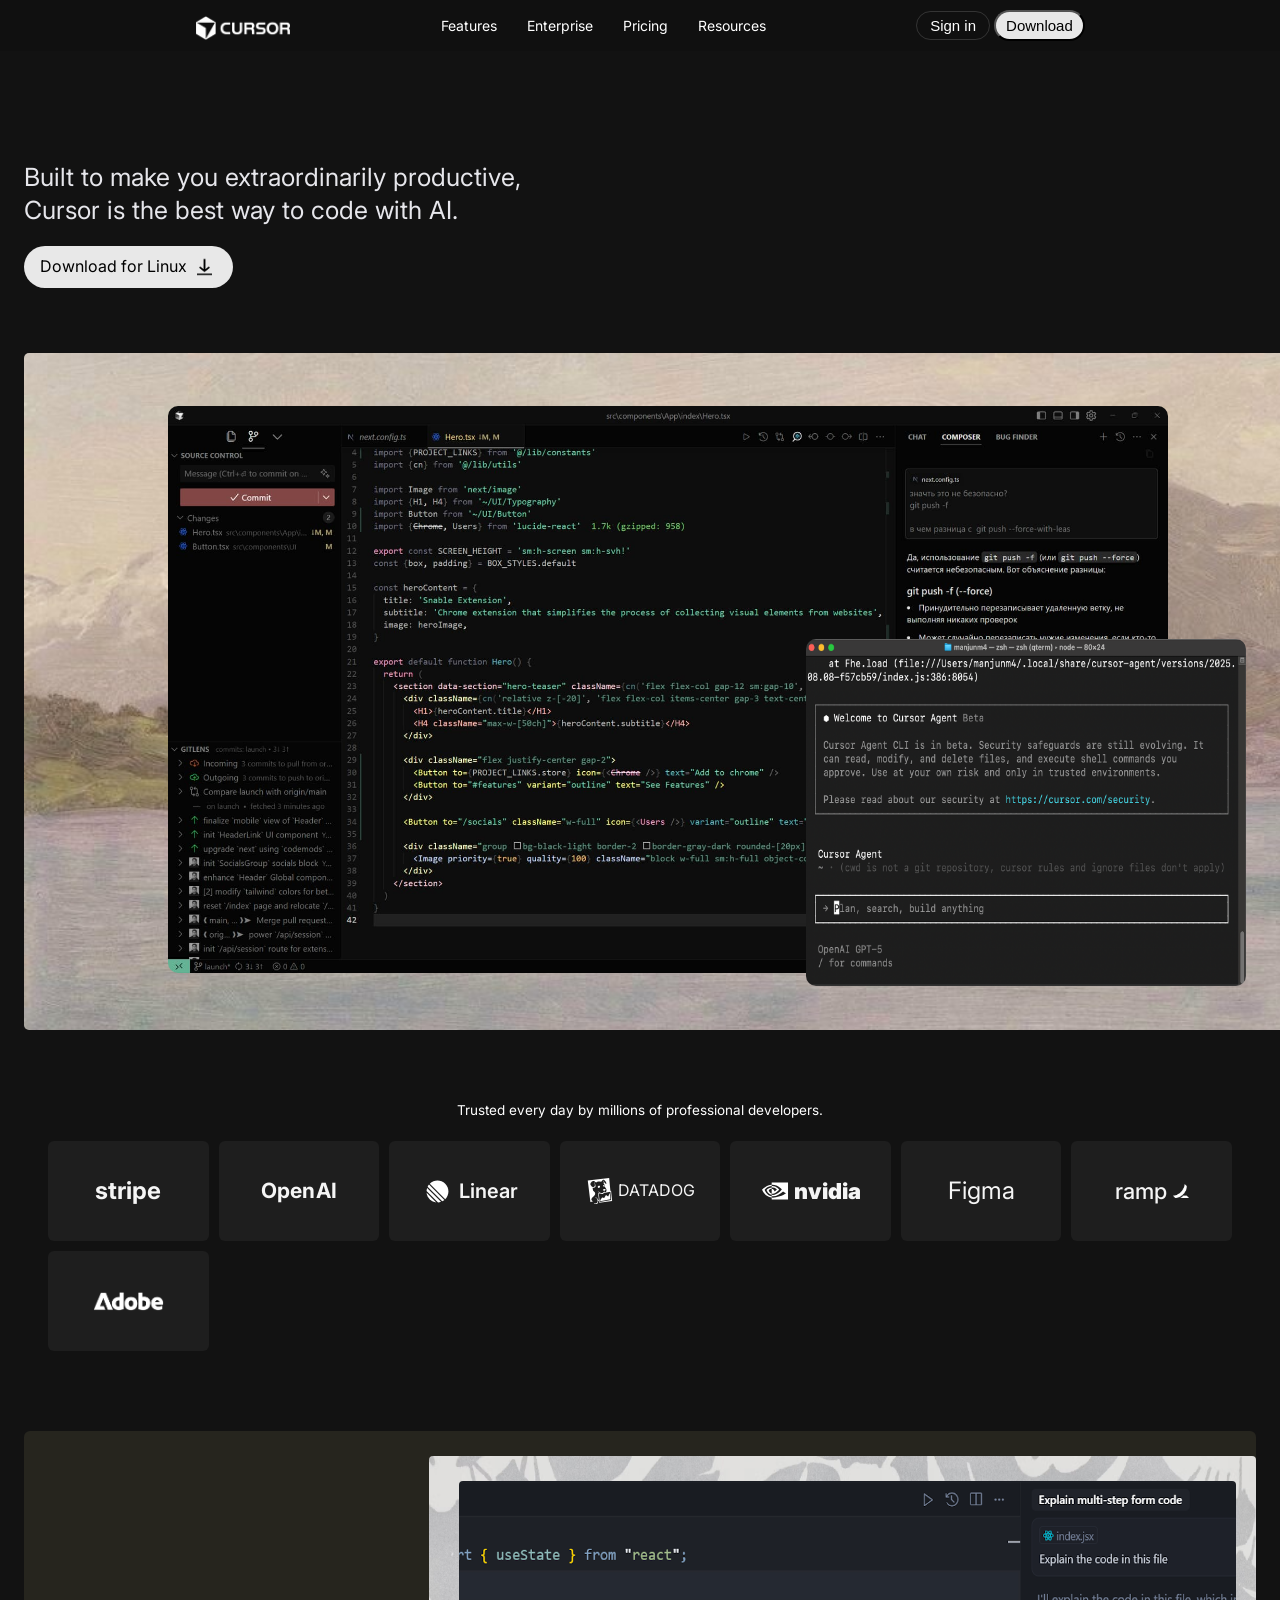
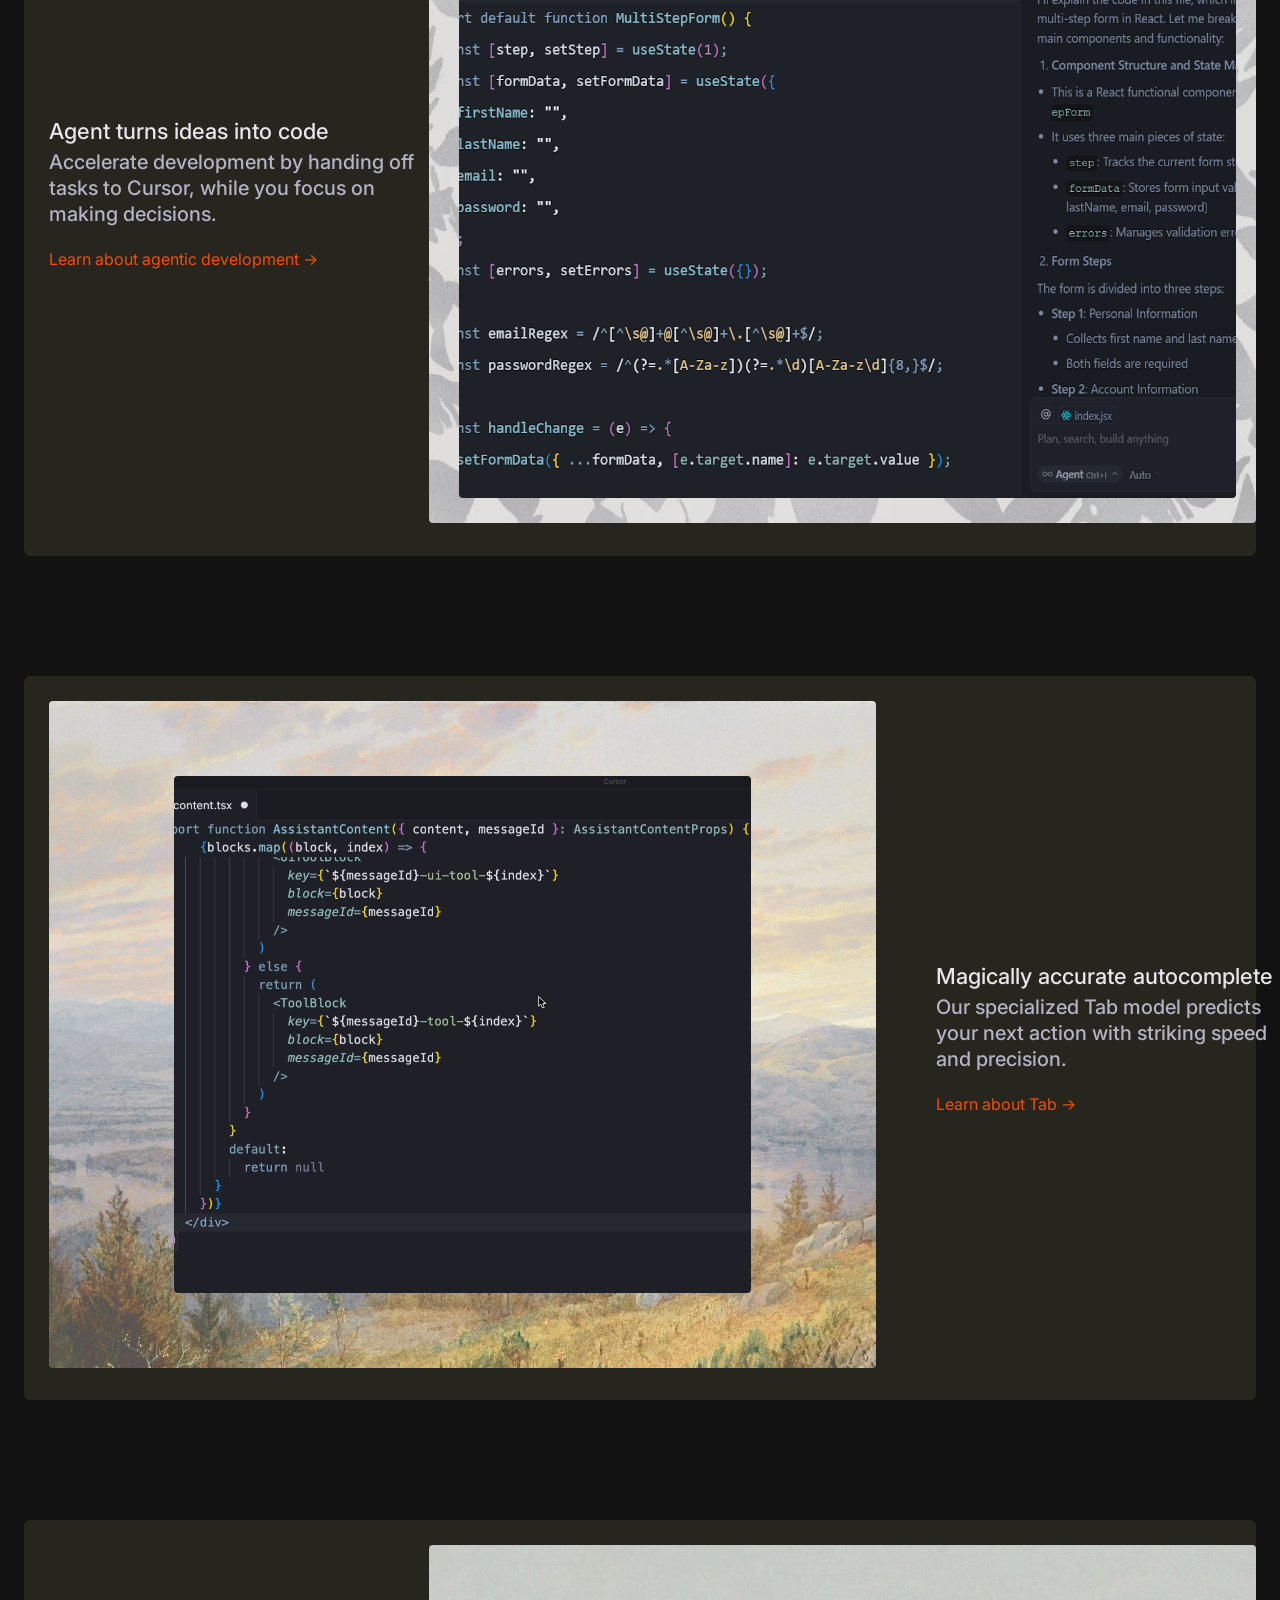
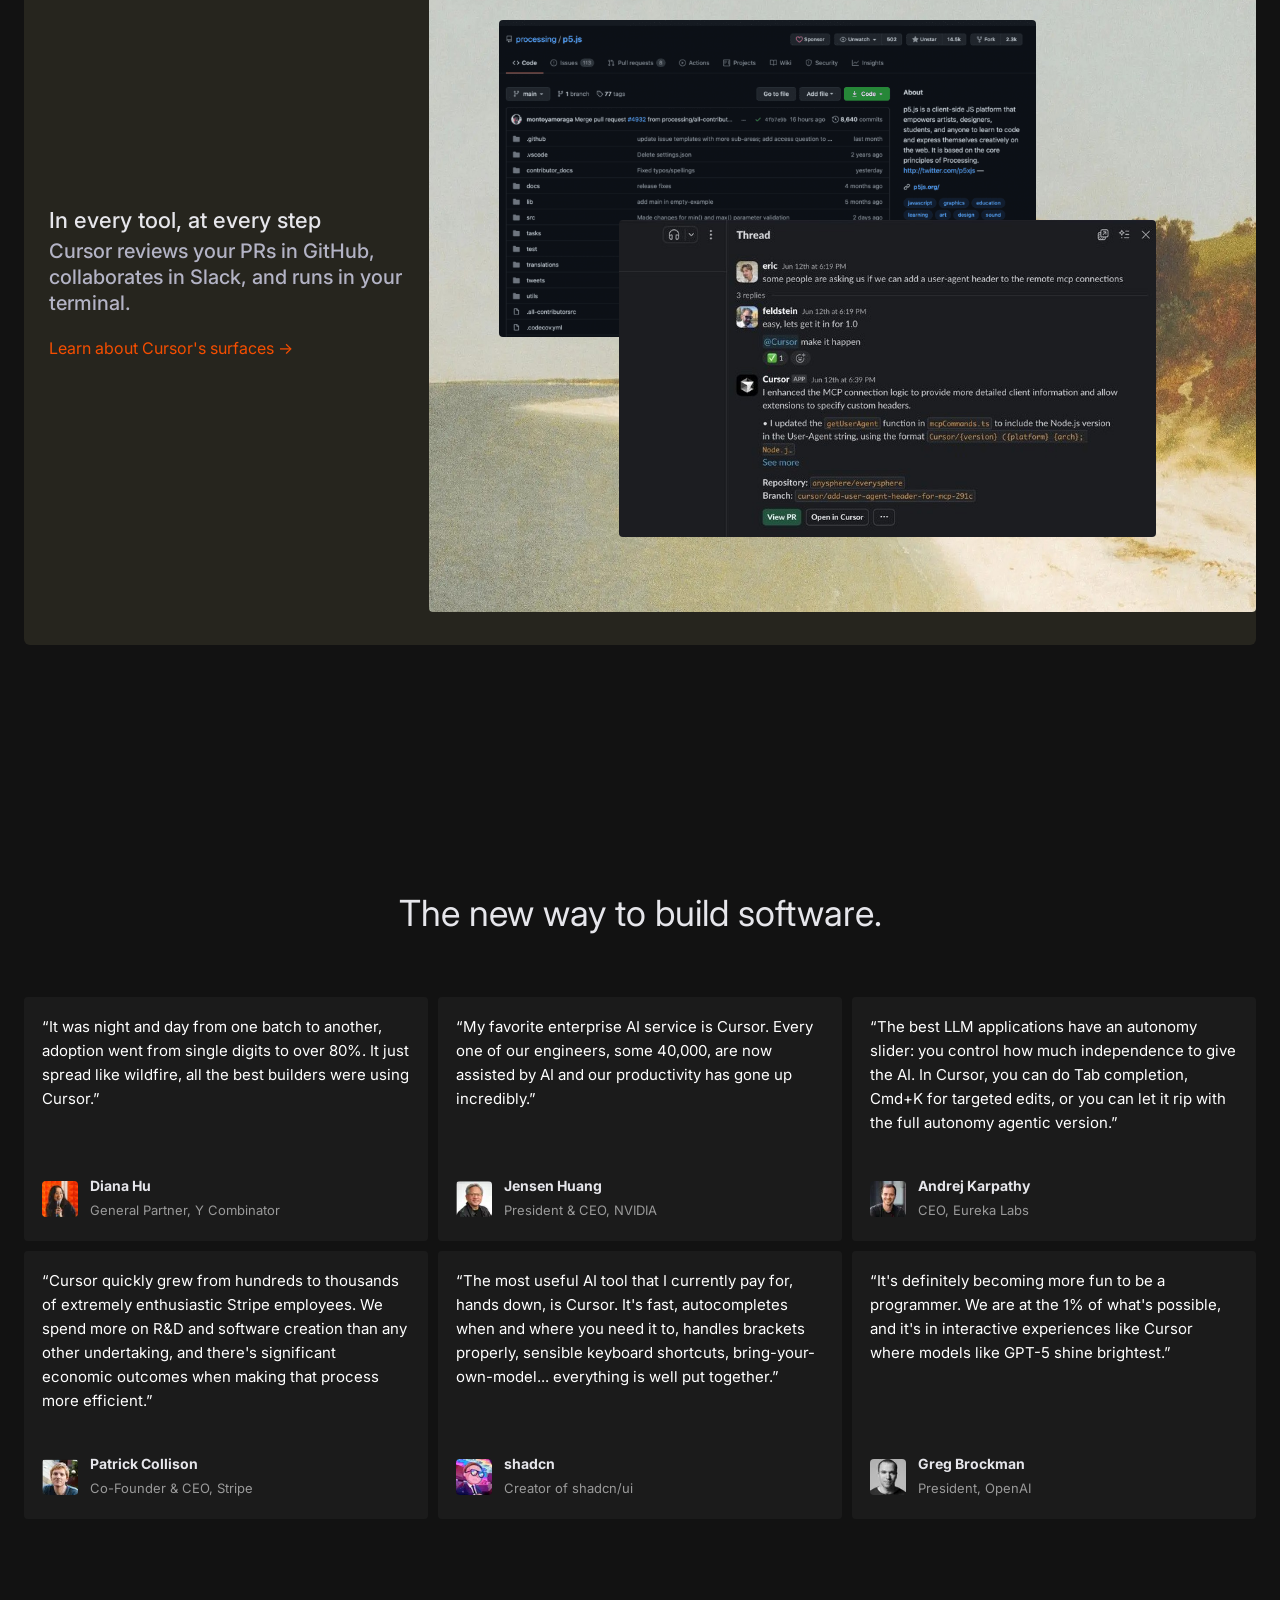
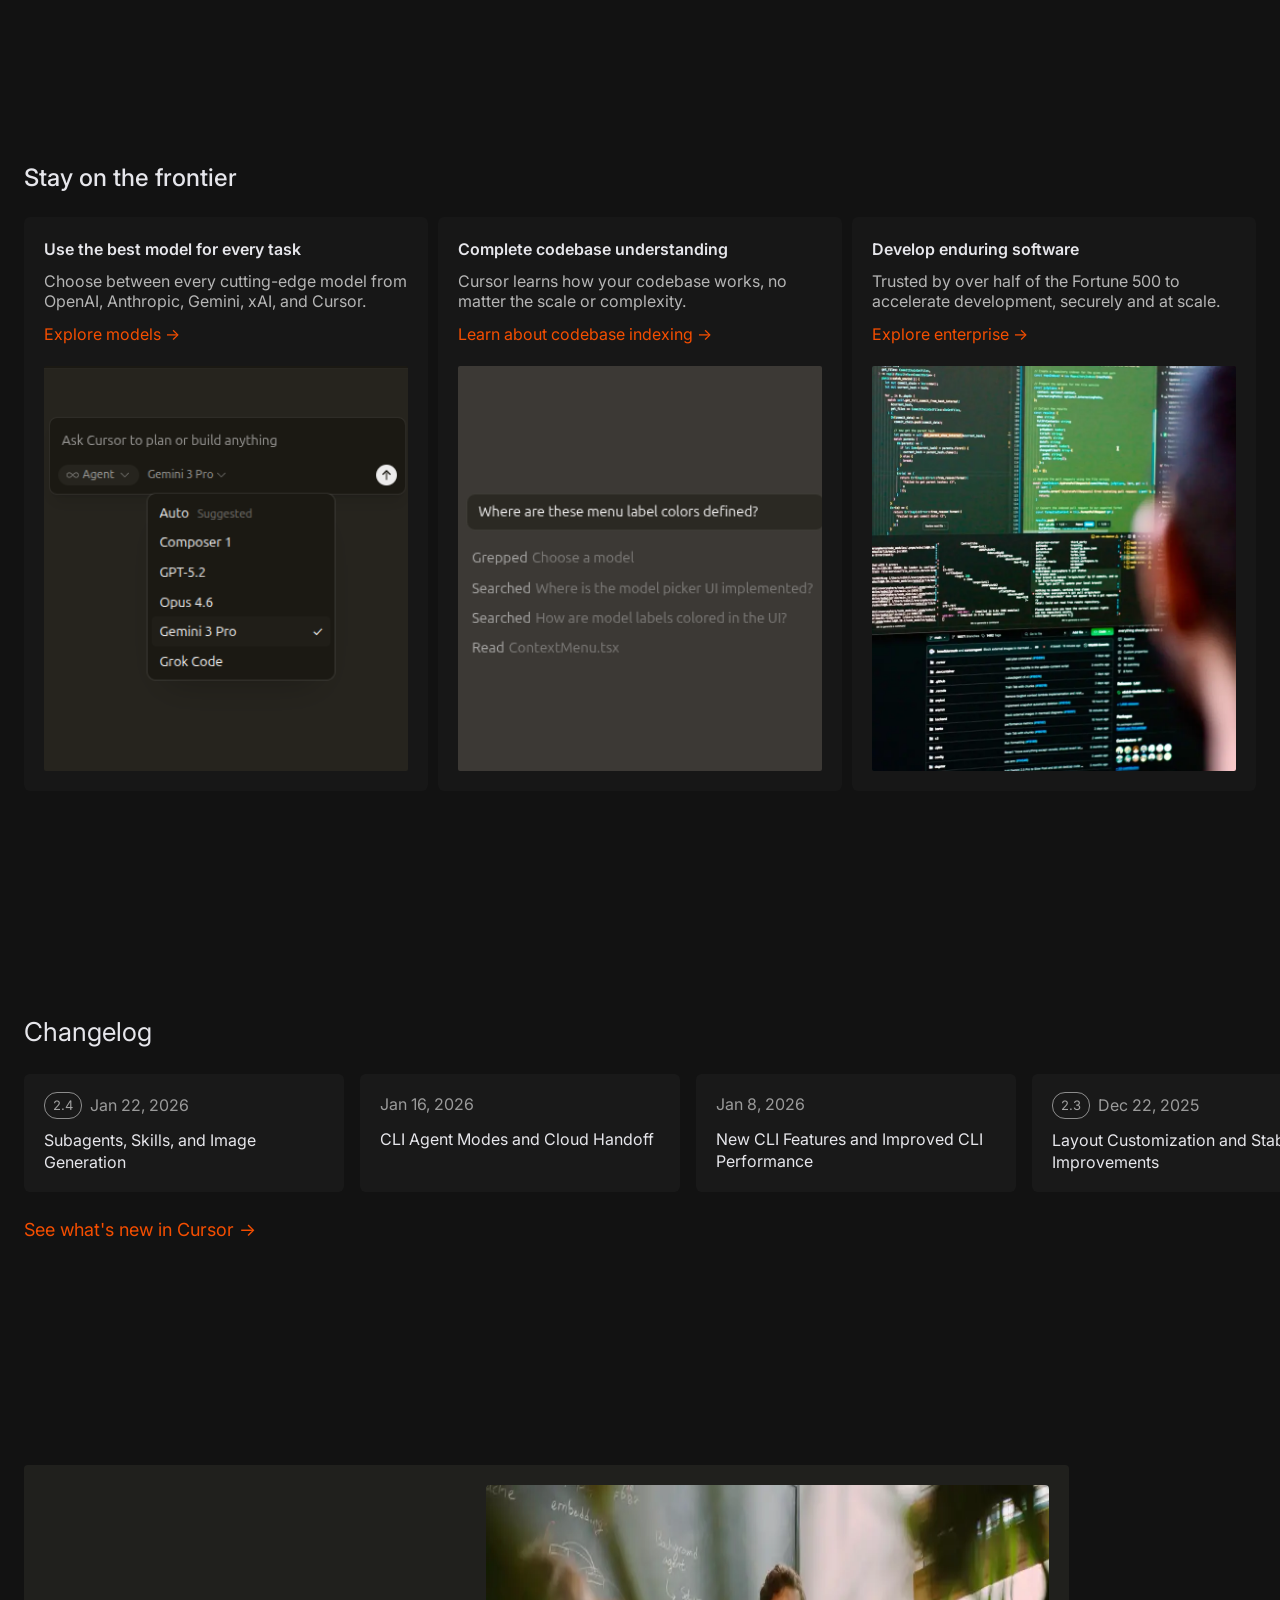
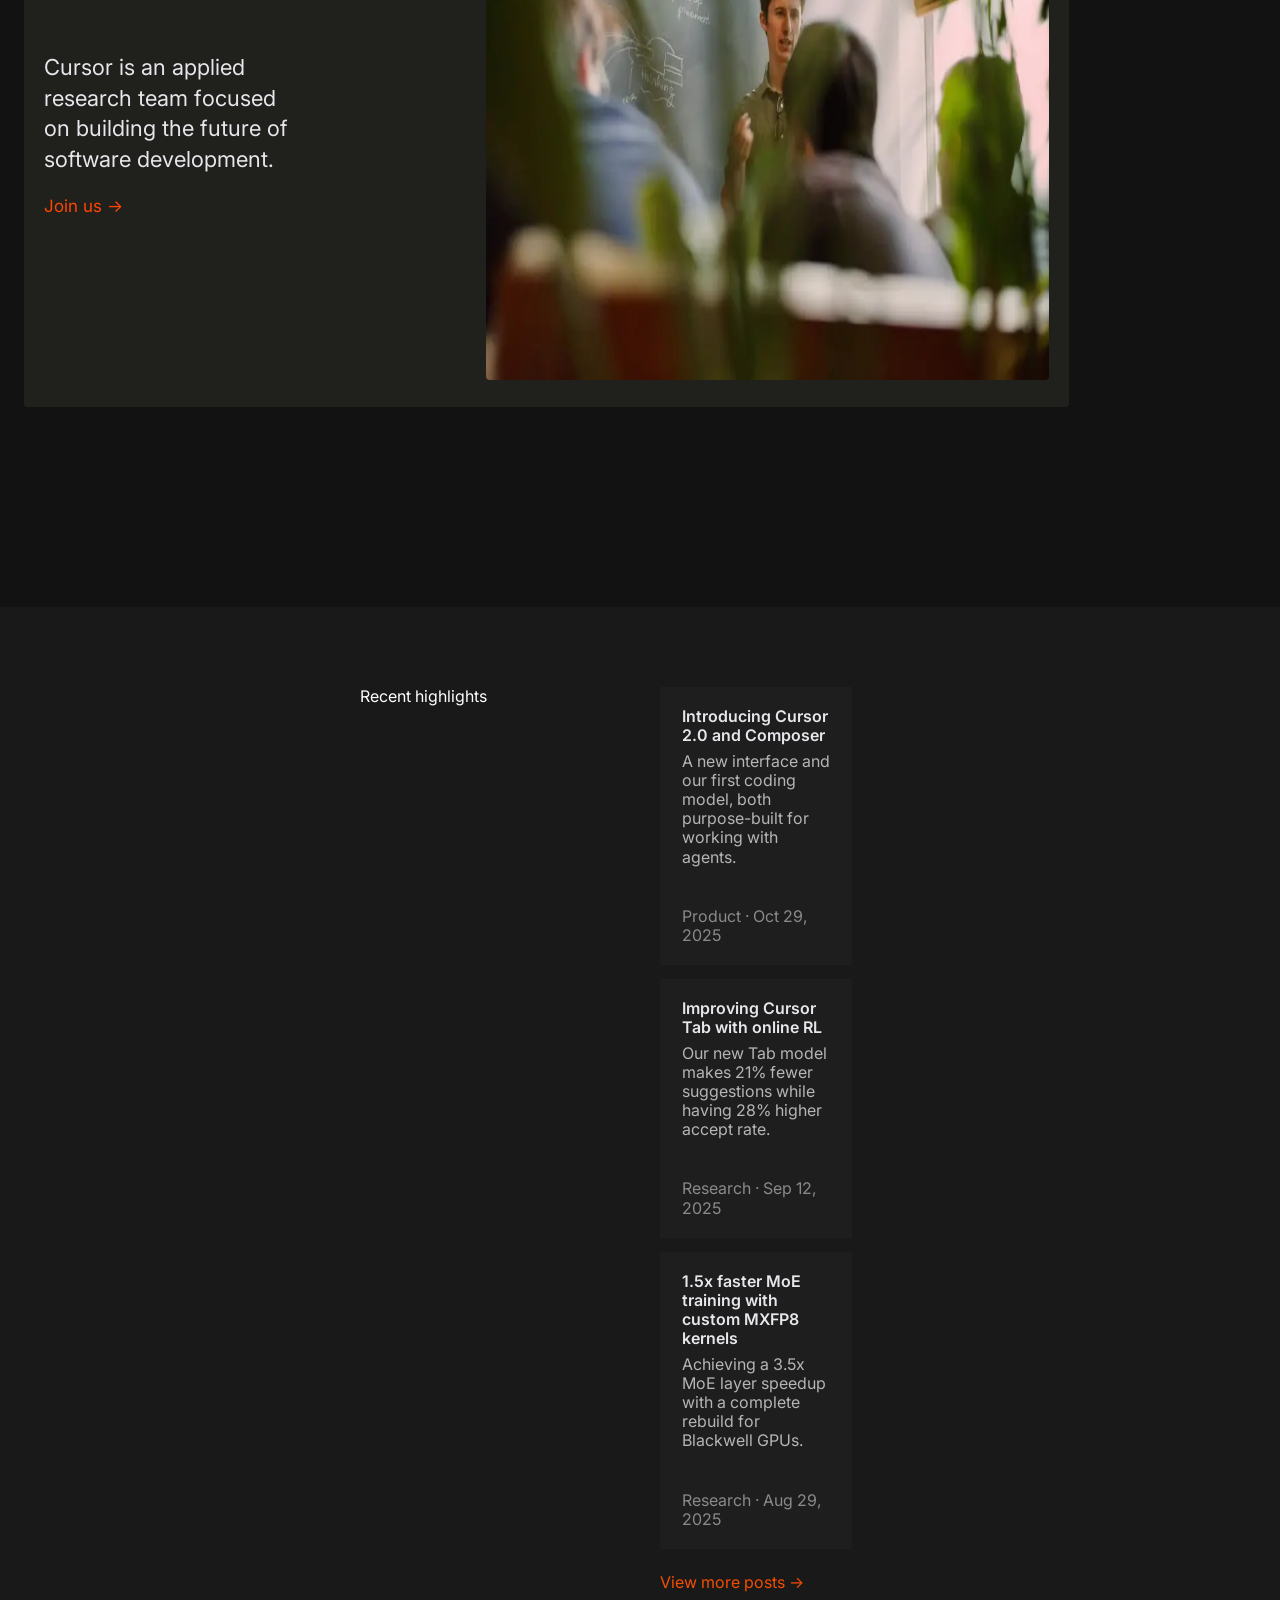
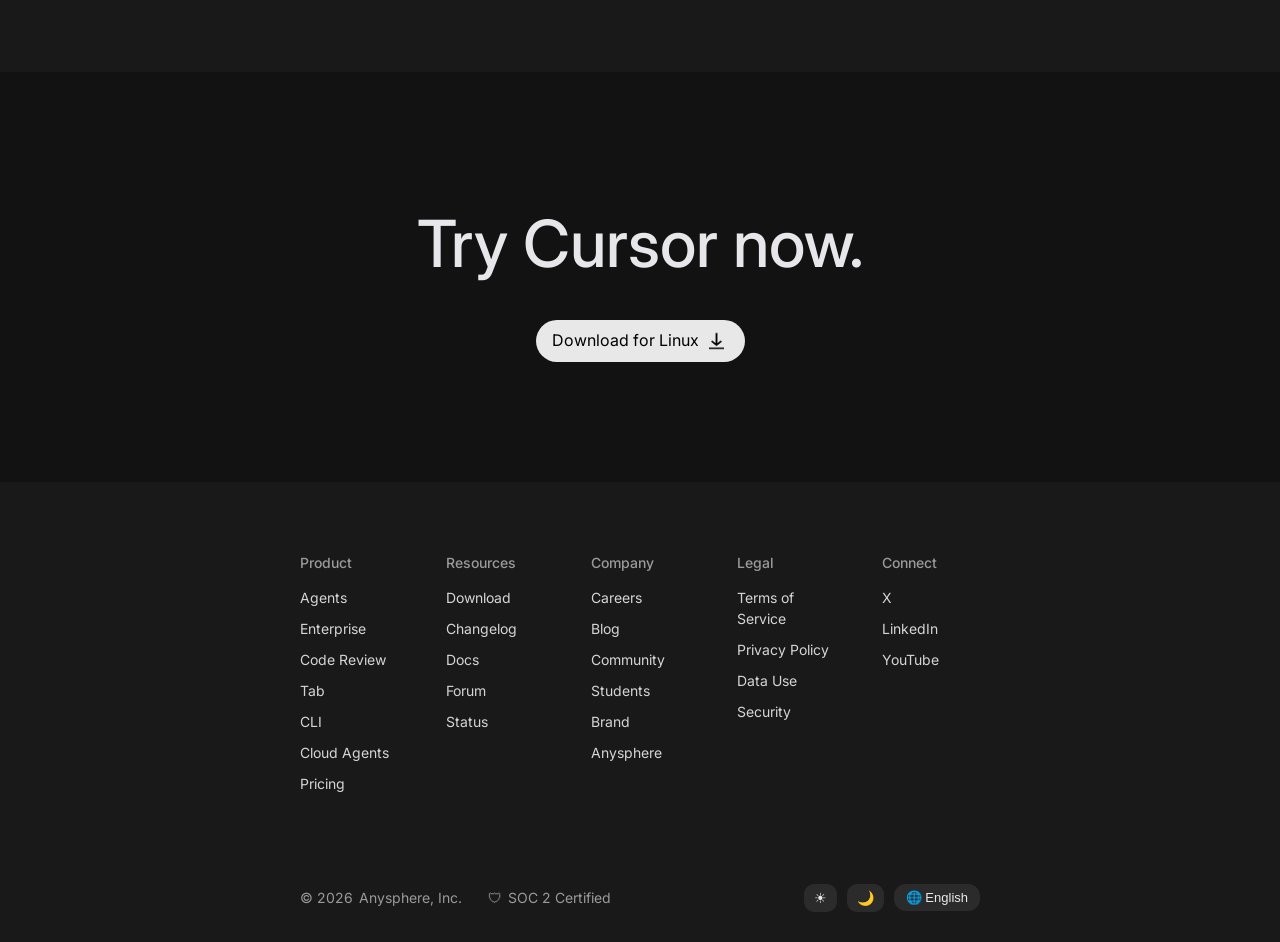
<file: cursor-ai-clone/index.html>
<!DOCTYPE html>
<html lang="en">

<head>
    <meta charset="UTF-8" />
    <title>Cursor</title>
    <link rel="stylesheet" href="style.css" />
    <link rel="preconnect" href="https://fonts.googleapis.com">
    <link rel="preconnect" href="https://fonts.gstatic.com" crossorigin>
    <link rel="shortcut icon" href="./assets/cursor_icon.png" type="image/x-icon">
    <link href="https://fonts.googleapis.com/css2?family=Inter:wght@300;400;500;600;700&display=swap" rel="stylesheet">
</head>

<body>

    <header>
        <!-- navbar -->

        <nav class="nav">
            <div class="nav-left">
                <img src="./assets/Cursor_Logo.png" alt="cursor-icon" class="logo">
            </div>
            <div class="nav-center">
                <ul class="nav-links">
                    <li><a href="#">Features</a></li>
                    <li><a href="#">Enterprise</a></li>
                    <li><a href="#">Pricing</a></li>
                    <li><a href="#">Resources</a></li>
                </ul>
            </div>
            <div class="nav-right">
                <button class="navbar-sign-in-btn">
                    <a href="#">Sign in</a>
                </button>

                <button class="navbar-download-btn">
                    <a href="#">Download</a>
                </button>
            </div>
        </nav>
    </header>

    <main>
        <!-- HERO -->
        <section class="hero">
            <article class="hero-text">
                <h2>Built to make you extraordinarily productive, Cursor is the best way to code with AI.</h2>
                <a href="#" class="primary-btn">
                    <p>Download for Linux</p>
                    <img src="./assets/download-icon.png" alt="download-icon">
                </a>
            </article>
            <aside class="hero-media">
                <img src="assets/hero-section-back-image.jpg" alt="background-image" class="hero-section-back-image" />
                <img src="assets/hero-section-front-image1.jpg" alt="hero-section-front-image1"
                    class="hero-section-front-image1">
                <img src="assets/hero-section-front-image2.png" alt="hero-section-front-image1"
                    class="hero-section-front-image2">
            </aside>
        </section>

        <!-- TRUSTED -->

        <section class="trusted">
            <p class="trusted-text">
                Trusted every day by millions of professional developers.
            </p>

            <div class="logo-row">
                <aside class="logo-card logo-stripe">
                    <h4>stripe</h4>
                </aside>

                <aside class="logo-card logo-openai">
                    <h4>OpenAI</h4>
                </aside>

                <aside class="logo-card logo-linear">
                    <img src="./assets/linear-icon.svg" alt="Linear">
                    <h4>Linear</h4>
                </aside>

                <aside class="logo-card logo-datadog">
                    <img src="./assets/datadog-icon.svg" alt="Datadog">
                    <h4>DATADOG</h4>
                </aside>

                <aside class="logo-card logo-nvidia">
                    <img src="./assets/nvidia-image.svg" alt="Nvidia">
                    <h4>nvidia</h4>
                </aside>

                <aside class="logo-card logo-figma">
                    <h4>Figma</h4>
                </aside>

                <aside class="logo-card logo-ramp">
                    <h4>ramp</h4>
                    <img src="./assets/ramp-icon.png" alt="Ramp">
                </aside>

                <aside class="logo-card logo-adobe">
                    <img src="./assets/Adobe-icon.png" alt="Adobe">
                </aside>
            </div>
        </section>

        <!-- FEATURES -->

        <section class="feature">
            <article class="feature1-left-section">
                <h3>Agent turns ideas into code</h3>
                <p>Accelerate development by handing off tasks to Cursor, while you focus on making decisions.</p>
                <a href="#">Learn about agentic development -> </a>
            </article>
            <picture class="feature1-right-section">
                <img src="./assets/feature-section.avif" alt="feature" class="feature-section-image" />
            </picture>
        </section>

        <section class="feature reverse">
            <aside class="feature-section2-left">
                <img src="./assets/section2-image.webp" alt="Edit feature" class="feature-section-image" />
            </aside>
            <article class="feature-section2-right">
                <h3>Magically accurate autocomplete</h3>
                <p>Our specialized Tab model predicts your next action with striking speed and precision.</p>
                <a href="#">Learn about Tab -></a>
            </article>
        </section>

        <section class="feature">
            <article>
                <h3>In every tool, at every step</h3>
                <p>Cursor reviews your PRs in GitHub, collaborates in Slack, and runs in your terminal.</p>
                <a href="#">Learn about Cursor's surfaces -></a>
            </article>
            <aside class="feature-section3-right">
                <img src="./assets/section3-image.jpg" alt="Debug feature" class="feature-section-image" />
            </aside>
        </section>

        <!-- Tetromonial section -->
        <section class="testimonials">
            <h2 class="testimonials-title">
                The new way to build software.
            </h2>

            <div class="testimonial-grid">
                <article class="testimonial-card">
                    <p class="quote">
                        “It was night and day from one batch to another, adoption went
                        from single digits to over 80%. It just spread like wildfire,
                        all the best builders were using Cursor.”
                    </p>
                    <div class="author">
                        <img src="./assets/diana-hu.webp" alt="Diana Hu">
                        <div>
                            <strong>Diana Hu</strong>
                            <span>General Partner, Y Combinator</span>
                        </div>
                    </div>
                </article>

                <article class="testimonial-card">
                    <p class="quote">
                        “My favorite enterprise AI service is Cursor. Every one of our
                        engineers, some 40,000, are now assisted by AI and our
                        productivity has gone up incredibly.”
                    </p>
                    <div class="author">
                        <img src="./assets/jensen-huang.webp" alt="Jensen Huang">
                        <div>
                            <strong>Jensen Huang</strong>
                            <span>President & CEO, NVIDIA</span>
                        </div>
                    </div>
                </article>

                <article class="testimonial-card">
                    <p class="quote">
                        “The best LLM applications have an autonomy slider: you control how much independence to give
                        the AI. In Cursor, you can do Tab completion, Cmd+K for targeted edits, or you can let it rip
                        with the full autonomy agentic version.”
                    </p>
                    <div class="author">
                        <img src="./assets/andrej-karpathy.webp" alt="Andrej Karpathy">
                        <div>
                            <strong>Andrej Karpathy</strong>
                            <span>CEO, Eureka Labs</span>
                        </div>
                    </div>
                </article>

                <article class="testimonial-card">
                    <p class="quote">
                        “Cursor quickly grew from hundreds to thousands of extremely enthusiastic Stripe employees. We
                        spend more on R&D and software creation than any other undertaking, and there's significant
                        economic outcomes when making that process more efficient.”
                    </p>
                    <div class="author">
                        <img src="./assets/patrick-collison.webp" alt="Patrick Collison">
                        <div>
                            <strong>Patrick Collison</strong>
                            <span>Co-Founder & CEO, Stripe</span>
                        </div>
                    </div>
                </article>

                <article class="testimonial-card">
                    <p class="quote">
                        “The most useful AI tool that I currently pay for, hands down, is Cursor. It's fast,
                        autocompletes when and where you need it to, handles brackets properly, sensible keyboard
                        shortcuts, bring-your-own-model... everything is well put together.”
                    </p>
                    <div class="author">
                        <img src="./assets/shadcn.webp" alt="shadcn">
                        <div>
                            <strong>shadcn</strong>
                            <span>Creator of shadcn/ui</span>
                        </div>
                    </div>
                </article>

                <article class="testimonial-card">
                    <p class="quote">
                        “It's definitely becoming more fun to be a programmer. We are at the 1% of what's possible, and
                        it's in interactive experiences like Cursor where models like GPT-5 shine brightest.”
                    </p>
                    <div class="author">
                        <img src="./assets/greg-brockman.webp" alt="Greg Brockman">
                        <div>
                            <strong>Greg Brockman</strong>
                            <span>President, OpenAI</span>
                        </div>
                    </div>
                </article>
            </div>
        </section>

        <!-- use Cases/Stories -->

        <section class="frontier">
            <h2 class="frontier-title">Stay on the frontier</h2>

            <div class="frontier-grid">

                <!-- Card 1 -->
                <article class="frontier-card">
                    <h3>Use the best model for every task</h3>
                    <p>
                        Choose between every cutting-edge model from OpenAI,
                        Anthropic, Gemini, xAI, and Cursor.
                    </p>
                    <a href="#" class="frontier-link">Explore models -> </a>

                    <div class="frontier-media media-image">
                        <img src="./assets/use-cases-card1.png" alt="use-cases-card1">
                    </div>
                </article>

                <!-- Card 2 -->
                <article class="frontier-card">
                    <h3>Complete codebase understanding</h3>
                    <p>
                        Cursor learns how your codebase works, no matter the scale
                        or complexity.
                    </p>
                    <a href="#" class="frontier-link">Learn about codebase indexing -> </a>

                    <div class="frontier-media media-image">
                        <img src="./assets/use-cases-card2.png" alt="use-cases-card2">
                    </div>
                </article>

                <!-- Card 3 -->
                <article class="frontier-card">
                    <h3>Develop enduring software</h3>
                    <p>
                        Trusted by over half of the Fortune 500 to accelerate
                        development, securely and at scale.
                    </p>
                    <a href="#" class="frontier-link">Explore enterprise -> </a>

                    <div class="frontier-media media-image">
                        <img src="./assets/use-cases-card-3.webp" alt="use-cases-card-3">
                    </div>
                </article>

            </div>
        </section>

        <!-- CHANGELOG -->

        <section class="changelog">
            <h2 class="changelog-title">Changelog</h2>

            <div class="changelog-row">
                <article class="changelog-card">
                    <div class="card-meta">
                        <span class="version">2.4</span>
                        <span class="date">Jan 22, 2026</span>
                    </div>
                    <h3>Subagents, Skills, and Image Generation</h3>
                </article>

                <article class="changelog-card">
                    <div class="card-meta">
                        <span class="date">Jan 16, 2026</span>
                    </div>
                    <h3>CLI Agent Modes and Cloud Handoff</h3>
                </article>

                <article class="changelog-card">
                    <div class="card-meta">
                        <span class="date">Jan 8, 2026</span>
                    </div>
                    <h3>New CLI Features and Improved CLI Performance</h3>
                </article>

                <article class="changelog-card">
                    <div class="card-meta">
                        <span class="version">2.3</span>
                        <span class="date">Dec 22, 2025</span>
                    </div>
                    <h3>Layout Customization and Stability Improvements</h3>
                </article>
            </div>

            <a href="#" class="changelog-link">
                See what's new in Cursor ->
            </a>
        </section>


        <!-- team and about -->
        <section class="careers">
            <div class="careers-inner">

                <!-- Left content -->
                <div class="careers-text">
                    <p class="careers-description">
                        Cursor is an applied research team focused on building the
                        future of software development.
                    </p>

                    <a href="#" class="careers-link">
                        Join us ->
                    </a>
                </div>

                <!-- Right image -->
                <div class="careers-image">
                    <img src="./assets/homepage-team-photo.webp" alt="Team discussion">
                </div>

            </div>
        </section>

    </main>

    <!-- highlits -->

    <section class="highlights">
        <div class="highlights-inner">
            <div class="highlights-left">
                <p class="section-label">Recent highlights</p>
            </div>

            <div class="highlights-right">
                <article class="highlight-card">
                    <h3>Introducing Cursor 2.0 and Composer</h3>
                    <p>
                        A new interface and our first coding model, both purpose-built
                        for working with agents.
                    </p>
                    <span class="meta">Product · Oct 29, 2025</span>
                </article>

                <article class="highlight-card">
                    <h3>Improving Cursor Tab with online RL</h3>
                    <p>
                        Our new Tab model makes 21% fewer suggestions while having
                        28% higher accept rate.
                    </p>
                    <span class="meta">Research · Sep 12, 2025</span>
                </article>

                <article class="highlight-card">
                    <h3>1.5x faster MoE training with custom MXFP8 kernels</h3>
                    <p>
                        Achieving a 3.5x MoE layer speedup with a complete rebuild
                        for Blackwell GPUs.
                    </p>
                    <span class="meta">Research · Aug 29, 2025</span>
                </article>

                <a href="#" class="view-more">View more posts →</a>
            </div>
        </div>
    </section>

    <!-- FINAL CTA -->
    <section class="final-cta">
        <h3>Try Cursor now.</h3>
        <a href="#" class="primary-btn">
            <p>Download for Linux</p>
            <img src="./assets/download-icon.png" alt="download-icon">
        </a>

    </section>

    <!-- FOOTER -->

    <footer class="footer">
        <div class="footer-grid">
            <div class="footer-col">
                <h5>Product</h5>
                <a href="#">Agents</a>
                <a href="#">Enterprise</a>
                <a href="#">Code Review</a>
                <a href="#">Tab</a>
                <a href="#">CLI</a>
                <a href="#">Cloud Agents</a>
                <a href="#">Pricing</a>
            </div>

            <div class="footer-col">
                <h5>Resources</h5>
                <a href="#">Download</a>
                <a href="#">Changelog</a>
                <a href="#">Docs</a>
                <a href="#">Forum</a>
                <a href="#">Status</a>
            </div>

            <div class="footer-col">
                <h5>Company</h5>
                <a href="#">Careers</a>
                <a href="#">Blog</a>
                <a href="#">Community</a>
                <a href="#">Students</a>
                <a href="#">Brand</a>
                <a href="#">Anysphere</a>
            </div>

            <div class="footer-col">
                <h5>Legal</h5>
                <a href="#">Terms of Service</a>
                <a href="#">Privacy Policy</a>
                <a href="#">Data Use</a>
                <a href="#">Security</a>
            </div>

            <div class="footer-col">
                <h5>Connect</h5>
                <a href="#">X</a>
                <a href="#">LinkedIn</a>
                <a href="#">YouTube</a>
            </div>
        </div>

        <div class="footer-bottom">
            <h3>
                <p>© 2026</p>
                <p class="footer-p1"> Anysphere, Inc. </p>
                <p>🛡</p>
                <p class="footer-p2"> SOC 2 Certified </p>
            </h3>

            <div class="footer-controls">
                <button class="icon-btn">☀</button>
                <button class="icon-btn">🌙</button>
                <button class="lang-btn">🌐 English</button>
            </div>
        </div>
    </footer>

</body>

</html>
</file>
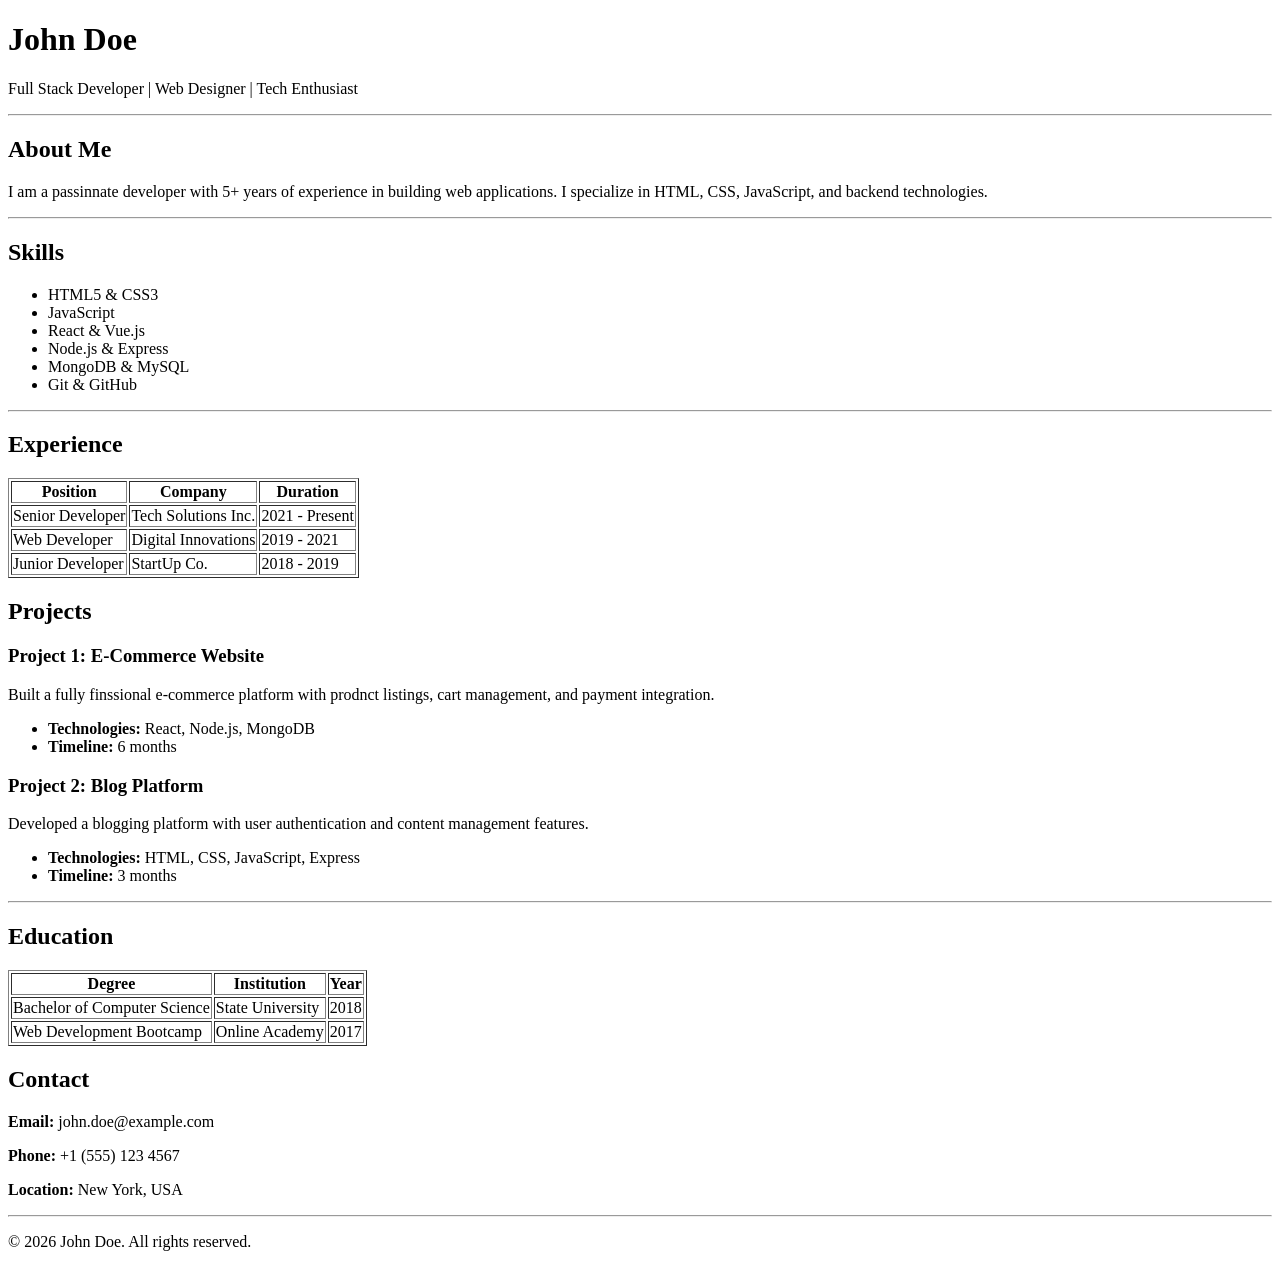
<file: HTML Resume Page Assignment/index.html>
<!DOCTYPE html>
<html lang="en">

<head>
    <meta charset="UTF-8">
    <meta name="viewport" content="width=device-width, initial-scale=1.0">
    <title>John Doe - Resume</title>
</head>

<body>

    <header>
        <h1>John Doe</h1>
        <p>Full Stack Developer | Web Designer | Tech Enthusiast</p>
    </header>
    <hr>
    <section>
        <h2>About Me</h2>
        <p>I am a passinnate developer with 5+ years of experience in building web applications. I specialize in HTML,
            CSS, JavaScript, and backend technologies.</p>
    </section>
    <hr>
    <section>
        <h2>Skills</h2>
        <ul>
            <li>HTML5 & CSS3</li>
            <li>JavaScript</li>
            <li>React & Vue.js</li>
            <li>Node.js & Express</li>
            <li>MongoDB & MySQL</li>
            <li>Git & GitHub</li>
        </ul>
    </section>
    <hr>
    <section>
        <h2>Experience</h2>
        <table border="1">
            <thead>
                <tr>
                    <th>Position</th>
                    <th>Company</th>
                    <th>Duration</th>
                </tr>
            </thead>
            <tbody>
                <tr>
                    <td>Senior Developer</td>
                    <td>Tech Solutions Inc.</td>
                    <td>2021 - Present</td>
                </tr>
                <tr>
                    <td>Web Developer</td>
                    <td>Digital Innovations</td>
                    <td>2019 - 2021</td>
                </tr>
                <tr>
                    <td>Junior Developer</td>
                    <td>StartUp Co.</td>
                    <td>2018 - 2019</td>
                </tr>
            </tbody>
        </table>
    </section>

    <section>
        <h2>Projects</h2>
        <div>
            <h3>Project 1: E-Commerce Website</h3>
            <p>Built a fully finssional e-commerce platform with prodnct listings, cart management, and payment
                integration.</p>
            <ul>
                <li><strong>Technologies:</strong> React, Node.js, MongoDB</li>
                <li><strong>Timeline:</strong> 6 months</li>
            </ul>
        </div>
        <div>
            <h3>Project 2: Blog Platform</h3>
            <p>Developed a blogging platform with user authentication and content management features.</p>
            <ul>
                <li><strong>Technologies:</strong> HTML, CSS, JavaScript, Express</li>
                <li><strong>Timeline:</strong> 3 months</li>
            </ul>
        </div>
    </section>
    <hr>

    <section>
        <h2>Education</h2>
        <table border="1">
            <tr>
                <th>Degree</th>
                <th>Institution</th>
                <th>Year</th>
            </tr>
            <tr>
                <td>Bachelor of Computer Science</td>
                <td>State University</td>
                <td>2018</td>
            </tr>
            <tr>
                <td>Web Development Bootcamp</td>
                <td>Online Academy</td>
                <td>2017</td>
            </tr>
        </table>
    </section>

    <section>
        <h2>Contact</h2>
        <p><strong>Email:</strong> john.doe@example.com</p>
        <p><strong>Phone:</strong> +1 (555) 123 4567</p>
        <p><strong>Location:</strong> New York, USA</p>
    </section>
    <hr>

    <div>
        <p>&copy; 2026 John Doe. All rights reserved.</p>
    </div>

</body>

</html>
</file>
<file: cursor-ai-clone/style.css>
* {
  margin: 0;
  padding: 0;
  box-sizing: border-box;
}

body {
  font-family: 'Inter', sans-serif;
  background-color: #121212;
  color: #e6e6eb;
  line-height: 1.6;
  ::selection {
    background-color: rgba(255, 255, 255, 0.1);
  }
}

a {
  color: inherit;
  text-decoration: none;
}

/* ================= NAV ================= */

header {
  position: sticky;
  top: 0%;
  background-color: #101010;
  z-index: 10;
}

.nav {
  margin: auto;
  padding: 10px 120px 10px 120px;
  display: flex;
  justify-content: space-around;
  align-items: center;
}

.nav-left {
  display: flex;
  align-items: center;
  gap: 5px;
}

.logo {
  width: 95px;
  padding-top: 5px;
  cursor: pointer;
}

.nav-cursor-icon {
  width: 1.1vw;
  cursor: pointer;
}

.nav-links {
  list-style: none;
  display: flex;
  gap: 30px;
}

.nav-links a {
  font-size: 14px;
  color: #fff;
}

.nav-links a:hover {
  color: rgba(255, 255, 255, 0.8);
}

.navbar-sign-in-btn {
  background: transparent;
  color: #fff;
  font-size: 15px;
  border: 1px solid rgba(255, 255, 255, 0.15);
  border-radius: 100px;
  padding: 5px 13px;
  font-weight: 400;
}

.navbar-download-btn {
  background: rgba(255, 255, 255, 0.9);
  color: #000;
  font-size: 15px;
  padding: 5px 10px;
  border-radius: 100px;
  font-weight: 400;
}

.navbar-download-btn:hover {
  animation-duration: 1s;
  background: rgba(255, 255, 255, 0.8);
}

/* ================= MAIN ================= */

main {
  max-width: 1350px;
  margin: auto;
  padding: 80px 24px;
}

/* ================= HERO ================= */

.hero {
  gap: 60px;
  align-items: center;
  margin: 30px 0 80px 0;
}

.hero-media {
  margin: 65px 0 0 0;
  width: 1300px;
  height: 667px;
  position: relative;
}

.hero-section-back-image {
  width: 1300px;
  height: 677px;
  border-radius: 5px;
}

.hero-section-front-image1 {
  position: absolute;
  width: 1000px;
  height: 567px;
  right: 12%;
  top: 8%;
  border-radius: 10px;
}

.hero-section-front-image2 {
  position: absolute;
  width: 440px;
  height: 347px;
  right: 6%;
  top: 43%;
  border-radius: 10px;
}

.hero-text h2 {
  font-size: 25px;
  margin-bottom: 20px;
  font-weight: 400;
  width: 550px;
  line-height: 1.3;
}

.primary-btn {
  display: flex;
  align-items: center;
  gap: 5px;
  width: fit-content;
  background: rgba(255, 255, 255, 0.9);
  color: #000;
  padding: 8px 16px;
  border-radius: 100px;
}

.primary-btn:hover {
  background: rgba(255, 255, 255, 0.8);
}

.primary-btn img {
  width: 25px;
  height: 20px;
}

/* trusted Section */
.trusted {
  padding: 0 24px 80px 24px;
  text-align: center;
}

.trusted-text {
  font-size: 13.5px;
  color: #fff;
  margin-bottom: 20px;
}

/* Grid */
.logo-row {
  display: grid;
  grid-template-columns: repeat(auto-fit, minmax(140px, 1fr));
  gap: 10px;
}

/* Shared card style */
.logo-card {
  background: rgba(255, 255, 255, 0.05);
  border-radius: 6px;
  padding: 50px 10px;
  height: 72px;
  display: flex;
  align-items: center;
  justify-content: center;
  gap: 4px;
}

/* Shared text */
.logo-card h4 {
  font-size: 18px;
  font-weight: 600;
  color: #f5f5f5;
}

/* Shared icon */
.logo-card img {
  height: 18px;
  width: auto;
  filter: contrast(0) brightness(200%);
}

.logo-stripe h4 {
  font-weight: bolder;
  font-size: 24px;
}

.logo-openai h4 {
  font-weight: bold;
  font-size: 21px;
  letter-spacing: 0.2px;
}

.logo-linear img {
  height: 35px;
}

.logo-linear h4 {
  font-size: 20px;
}

.logo-datadog img {
  height: 30px;
}

.logo-datadog h4 {
  font-weight: 400;
  font-size: 16px;
}

.logo-nvidia img {
  height: 30px;
}

.logo-nvidia h4 {
  font-size: 22px;
  font-weight: 900;
}

.logo-figma h4 {
  font-weight: 400;
  font-size: 24px;
}

.logo-ramp {
  gap: 6px;
}

.logo-ramp img {
  height: 14px;
}

.logo-ramp h4 {
  font-size: 22px;
  font-weight: 500;
}

.logo-adobe img {
  height: 40px;
}

/* ================= FEATURES ================= */

.feature {
  display: grid;
  grid-template-columns: 1fr 1fr;
  gap: 10px;
  align-items: center;
  margin-bottom: 120px;
  background-color: #26251e;
  padding: 25px;
  border-radius: 6px;
  position: relative;
}

.feature:hover {
  background-color: #28271f;
}

.feature h3 {
  font-size: 22px;
  font-weight: 500;
}

.feature p {
  font-size: 20px;
  font-weight: 500;
  color: #b3b3c5;
  margin-bottom: 20px;
  width: 370px;
  line-height: 1.3;
}

.feature a {
  color: #f54e00;
}

.feature-section-image {
  width: 827px;
  height: 667px;
  border-radius: 4px;
}

.feature1-right-section:before {
  content: '';
  background-image: url(./assets/feature1-image.png);
  background-size: cover;
  background-position: center;
  background-size: 999px 617px;
  position: absolute;
  width: 777px;
  height: 617px;
  border-radius: 4px;
  z-index: 1;
  top: 50px;
  right: 20px;
}

.feature-section2-right {
  padding-left: 50px;
}

.feature-section2-left::before {
  content: '';
  background-image: url(./assets/feature2-image.png);
  background-size: cover;
  background-position: center;
  position: absolute;
  width: 577px;
  height: 517px;
  border-radius: 4px;
  z-index: 1;
  top: 100px;
  left: 150px;
}

.feature-section3-right:before {
  content: '';
  background-image: url(./assets/feature3-image1.png);
  background-size: cover;
  background-position: center;
  position: absolute;
  width: 537px;
  height: 317px;
  border-radius: 4px;
  z-index: 1;
  top: 100px;
  right: 220px;
}

.feature-section3-right::after {
  content: '';
  background-image: url(./assets/feature3-image2.jpeg);
  background-size: cover;
  background-position: center;
  position: absolute;
  width: 537px;
  height: 317px;
  border-radius: 4px;
  z-index: 1;
  top: 300px;
  right: 100px;
}

/* ================ teromonial ====================== */

/* Section */
.testimonials {
  padding: 120px 0;
}

/* Title */
.testimonials-title {
  text-align: center;
  font-size: 36px;
  font-weight: 400;
  margin-bottom: 54px;
}

/* Grid */
.testimonial-grid {
  margin: 0 auto;
  display: grid;
  grid-template-columns: repeat(3, 1fr);
  gap: 10px;
}

/* Card */
.testimonial-card {
  background: rgba(255, 255, 255, 0.04);
  border-radius: 4px;
  padding: 18px;
  display: flex;
  flex-direction: column;
  justify-content: space-between;
}

/* Quote */
.quote {
  font-size: 15px;
  line-height: 1.6;
  color: #fff;
  margin-bottom: 40px;
}

/* Author */
.author {
  display: flex;
  align-items: center;
  gap: 12px;
}

.author img {
  width: 36px;
  height: 36px;
  border-radius: 4px;
  object-fit: cover;
}

.author strong {
  font-size: 14px;
  display: block;
}

.author span {
  font-size: 13px;
  color: #9a9a9a;
}

/* ============ Use Cases/Stories =============== */

/* Section */
.frontier {
  padding: 120px 0;
}

.frontier-title {
  font-size: 24px;
  font-weight: 500;
  margin-bottom: 20px;
}

/* Grid */
.frontier-grid {
  display: grid;
  grid-template-columns: repeat(3, 1fr);
  gap: 10px;
}

/* Card */
.frontier-card {
  background: rgba(255, 255, 255, 0.02);
  border-radius: 6px;
  padding: 20px;
  display: flex;
  flex-direction: column;
}

/* Text */
.frontier-card h3 {
  font-size: 16px;
  font-weight: 600;
  margin-bottom: 8px;
}

.frontier-card p {
  font-size: 16px;
  color: #b5b5b5;
  line-height: 1.3;
  margin-bottom: 10px;
}

/* Link */
.frontier-link {
  font-size: 16px;
  color: #f54e00;
  text-decoration: none;
  margin-bottom: 18px;
  width: fit-content;
}

.frontier-link:hover {
  color: rgba(255, 77, 0, 0.6);
}

/* Media area */
.frontier-media {
  flex: 1;
  border-radius: 2px;
  overflow: hidden;
  display: flex;
  align-items: center;
  justify-content: center;
}

.ui-placeholder {
  font-size: 13px;
  color: #9a9a9a;
  text-align: center;
}

/* Image card */
.media-image img {
  width: 100%;
  height: 45vh;
  object-fit: cover;
}

/* ================= CHANGELOG ================= */

/* Section */
.changelog {
  padding: 100px 0;
}

.changelog-title {
  font-size: 26px;
  font-weight: 400;
  margin-bottom: 22px;
}

/* Row */
.changelog-row {
  display: grid;
  grid-template-columns: repeat(4, 1fr);
  gap: 16px;
  margin-bottom: 24px;
}

/* Card */
.changelog-card {
  background: rgba(255, 255, 255, 0.03);
  border-radius: 6px;
  padding: 18px 20px;
  width: 320px;
}

.changelog-card:hover {
  cursor: pointer;
  background: rgba(255, 255, 255, 0.06);
}

.changelog-card h3 {
  font-size: 16px;
  font-weight: 400;
  line-height: 1.4;
}

/* Meta */
.card-meta {
  display: flex;
  align-items: center;
  gap: 8px;
  margin-bottom: 10px;
}

.version {
  font-size: 13px;
  padding: 2px 8px;
  border-radius: 13px;
  border: rgba(255, 255, 255, 0.5) solid 1px;
  color: rgba(255, 255, 255, 0.6);
}

.date {
  font-size: 16px;
  color: #9a9a9a;
}

/* Link */
.changelog-link {
  font-size: 18px;
  color: #f54e00;
  text-decoration: none;
}

.changelog-link:hover {
  color: rgba(255, 77, 0, 0.6);
}

/* ============== team and about ============= */

/* Section */
.careers {
  padding: 120px 0;
  width: fit-content;
}

/* Container */
.careers-inner {
  margin: 0 auto;
  display: grid;
  grid-template-columns: 1fr 1.4fr;
  gap: 40px;
  background: #20201d;
  border-radius: 4px;
  padding: 20px;
}

/* Text */
.careers-text {
  display: flex;
  flex-direction: column;
  justify-content: center;
  width: 20vw;
}

.careers-description {
  font-size: 22px;
  line-height: 1.4;
  margin-bottom: 18px;
  max-width: 420px;
}

/* CTA */
.careers-link {
  font-size: 17px;
  color: rgb(255, 70, 0);
  text-decoration: none;
  width: fit-content;
}

.careers-link:hover {
  color: rgba(255, 77, 0, 0.6);
}

.careers-image img {
  width: 44vw;
  height: 55vh;
  border-radius: 4px;
}

/* ==============highlight ================== */

/* Section */
.highlights {
  width: 100%;
  line-height: 1.2;
  margin-bottom: 120px;
  padding: 80px 360px;
  background: rgba(255, 255, 255, 0.03);
}

.highlights-inner {
  display: grid;
  grid-template-columns: 240px 1fr;
  gap: 60px;
}

/* Left label */
.section-label {
  font-size: 16px;
  color: #fff;
}

/* Right column */
.highlights-right {
  display: flex;
  width: 74%;
  flex-direction: column;
  gap: 14px;
}

/* Cards */
.highlight-card {
  background: rgba(255, 255, 255, 0.02);
  padding: 20px 22px;
}

.highlight-card:hover {
  cursor: pointer;
  background: rgba(255, 255, 255, 0.04);
}

.highlight-card h3 {
  font-size: 16px;
  font-weight: 600;
  margin-bottom: 6px;
}

.highlight-card p {
  font-size: 16px;
  color: #b5b5b5;
  margin-bottom: 40px;
  font-weight: 400;
}

.highlight-card .meta {
  font-size: 16px;
  color: #8a8a8a;
}

/* View more */
.view-more {
  margin-top: 10px;
  font-size: 16px;
  color: #f54e00;
  text-decoration: none;
  width: fit-content;
}

/* ================= FINAL CTA ================= */

.final-cta {
  text-align: center;
  margin-bottom: 120px;
  display: flex;
  flex-direction: column;
}

.final-cta h3 {
  font-size: 65px;
  font-family: 'Inter', sans-serif;
  font-weight: 500;
  margin-bottom: 24px;
}

.final-cta a {
  width: fit-content;
  margin: auto;
}

/* ================= FOOTER ================= */

.footer {
  padding: 70px 300px 30px 300px;
  background-color: rgba(255, 255, 255, 0.03);
  line-height: 1.5;
}

/* Grid */
.footer-grid {
  display: grid;
  grid-template-columns: repeat(5, 1fr);
  gap: 48px;
  margin-bottom: 60px;
}

/* Column */
.footer-col h5 {
  font-size: 14px;
  font-weight: 500;
  color: #9a9a9a;
  margin-bottom: 14px;
}

.footer-col a {
  display: block;
  font-size: 14px;
  color: #eaeaea;
  text-decoration: none;
  margin-bottom: 10px;
  opacity: 0.9;
}

/* Bottom bar */
.footer-bottom {
  display: flex;
  justify-content: space-between;
  align-items: center;
  padding-top: 20px;
}

.footer-bottom h3 {
  font-size: 14px;
  color: #9a9a9a;
  font-weight: 400;
  display: flex;
  gap: 6px;
}

.footer-p1:hover,
.footer-p2:hover {
  color: rgb(255, 255, 255);
}

.footer-p1 {
  margin-right: 20px;
}

/* Controls */
.footer-controls {
  display: flex;
  align-items: center;
  gap: 10px;
}

.icon-btn {
  background: rgba(255, 255, 255, 0.08);
  border: none;
  color: #eaeaea;
  padding: 6px 10px;
  border-radius: 10px;
  cursor: pointer;
  font-size: 14px;
}

.lang-btn {
  background: rgba(255, 255, 255, 0.08);
  border: none;
  color: #eaeaea;
  padding: 6px 12px;
  border-radius: 12px;
  cursor: pointer;
  font-size: 13px;
}
</file>
